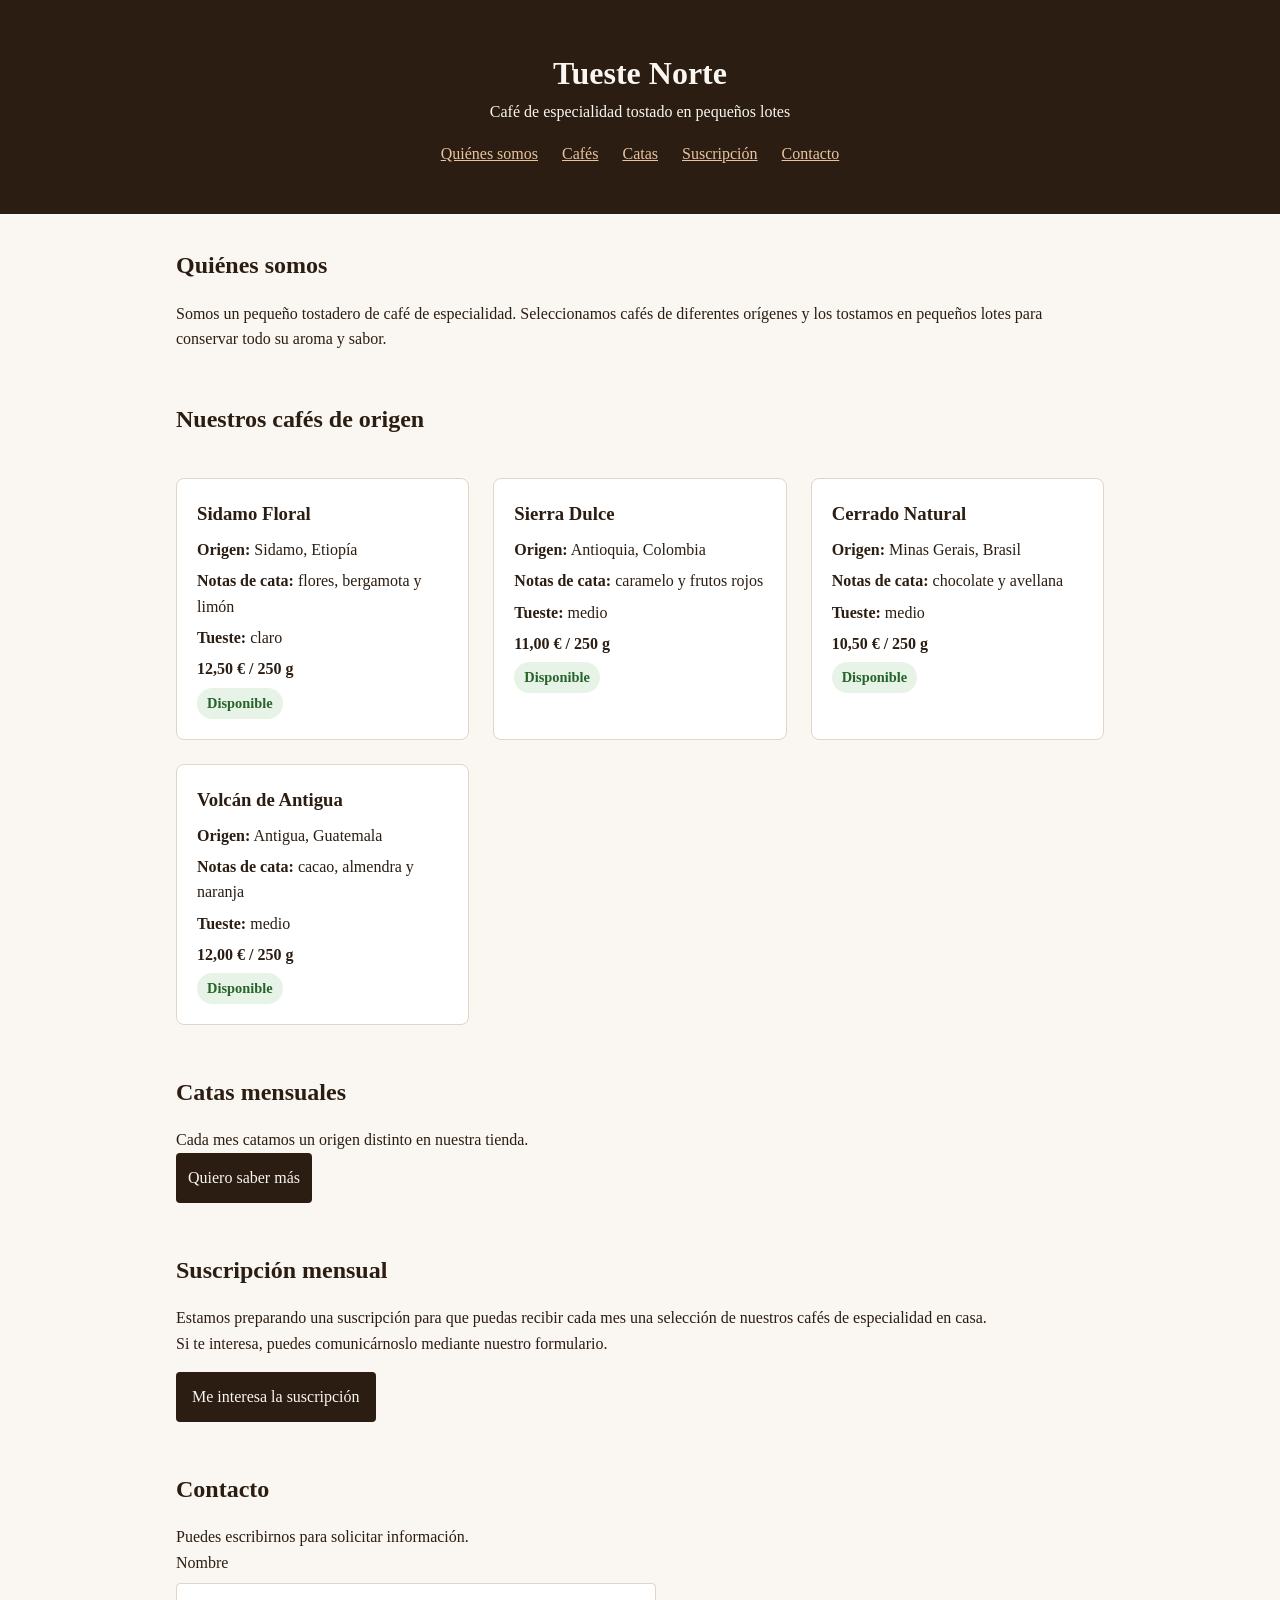
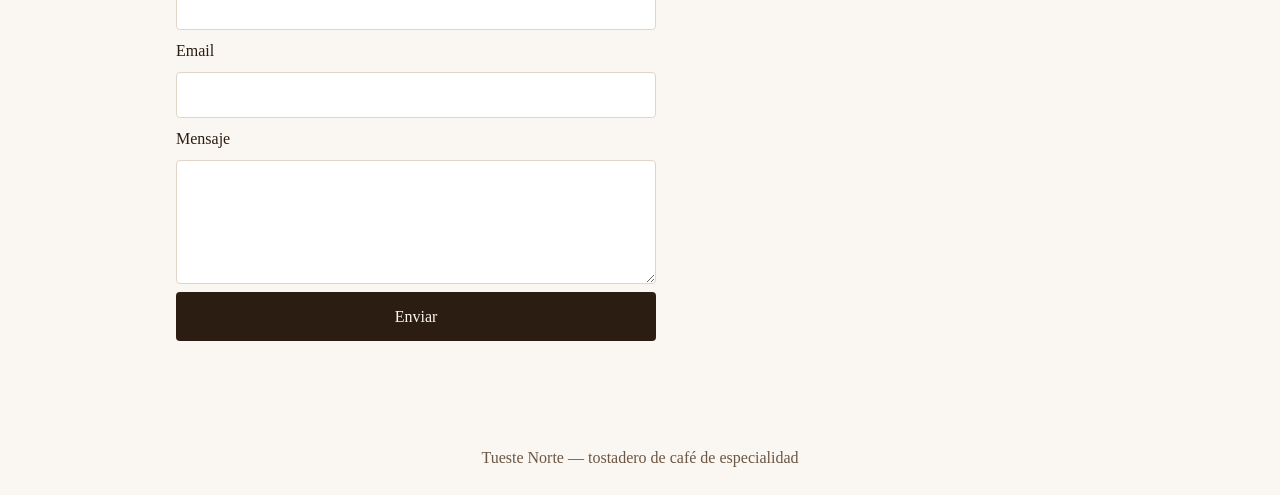
<file: index.html>
<!DOCTYPE html>
<html lang="es">

<head>
    <meta charset="UTF-8">
    <meta name="viewport" content="width=device-width, initial-scale=1.0">
    <title>Tueste Norte — Café de especialidad</title>
    <link rel="stylesheet" href="estilos.css">
</head>

<body>
    <header class="cabecera">
        <h1>Tueste Norte</h1>
        <p>Café de especialidad tostado en pequeños lotes</p>

        <nav>
            <a href="#nosotros">Quiénes somos</a>
            <a href="#cafes">Cafés</a>
            <a href="#catas">Catas</a>
            <a href="#suscripcion">Suscripción</a>
            <a href="#contacto">Contacto</a>
        </nav>
    </header>
    <main>
        <section id="nosotros">
            <h2>Quiénes somos</h2>
            <p>
                Somos un pequeño tostadero de café de especialidad. Seleccionamos
                cafés de diferentes orígenes y los tostamos en pequeños lotes para
                conservar todo su aroma y sabor.
            </p>
        </section>
        <section id="cafes">
            <h2>Nuestros cafés de origen</h2>

            <article class="cafe">
                <h3>Sidamo Floral</h3>
                <p><strong>Origen:</strong> Sidamo, Etiopía</p>
                <p><strong>Notas de cata:</strong> flores, bergamota y limón</p>
                <p><strong>Tueste:</strong> claro</p>
                <p class="precio">12,50 € / 250 g</p>
                <p class="disponibilidad">Disponible</p>
            </article>

            <article class="cafe">
                <h3>Sierra Dulce</h3>
                <p><strong>Origen:</strong> Antioquia, Colombia</p>
                <p><strong>Notas de cata:</strong> caramelo y frutos rojos</p>
                <p><strong>Tueste:</strong> medio</p>
                <p class="precio">11,00 € / 250 g</p>
                <p class="disponibilidad">Disponible</p>
            </article>

            <article class="cafe">
                <h3>Cerrado Natural</h3>
                <p><strong>Origen:</strong> Minas Gerais, Brasil</p>
                <p><strong>Notas de cata:</strong> chocolate y avellana</p>
                <p><strong>Tueste:</strong> medio</p>
                <p class="precio">10,50 € / 250 g</p>
                <p class="disponibilidad">Disponible</p>
            </article>

            <article class="cafe">
                <h3>Volcán de Antigua</h3>
                <p><strong>Origen:</strong> Antigua, Guatemala</p>
                <p><strong>Notas de cata:</strong> cacao, almendra y naranja</p>
                <p><strong>Tueste:</strong> medio</p>
                <p class="precio">12,00 € / 250 g</p>
                <p class="disponibilidad">Disponible</p>
            </article>
        </section>

        <section id="catas">
            <h2>Catas mensuales</h2>
            <p>Cada mes catamos un origen distinto en nuestra tienda.</p>

            <button id="btn-catas" type="button">Quiero saber más</button>

            <p id="info-catas" hidden>
                Apúntate desde el formulario de contacto y te avisamos de la próxima cata.
            </p>
        </section>

        <section id="suscripcion">
            <h2>Suscripción mensual</h2>
            <p>
                Estamos preparando una suscripción para que puedas recibir cada mes
                una selección de nuestros cafés de especialidad en casa.
            </p>
            <p>
                Si te interesa, puedes comunicárnoslo mediante nuestro formulario.
            </p>
            <a href="#contacto">Me interesa la suscripción</a>
        </section>

        <section id="contacto">
            <h2>Contacto</h2>
            <p>Puedes escribirnos para solicitar información.</p>

            <form action="contacto.php" method="post">
                <label for="nombre">Nombre</label>
                <input type="text" id="nombre" name="nombre" required>

                <label for="email">Email</label>
                <input type="email" id="email" name="email" required>

                <label for="mensaje">Mensaje</label>
                <textarea id="mensaje" name="mensaje" rows="4" required></textarea>

                <button type="submit">Enviar</button>
            </form>
        </section>
    </main>
    <footer>
        <p>Tueste Norte — tostadero de café de especialidad</p>
    </footer>

    <script src="app.js"></script>
</body>

</html>
</file>
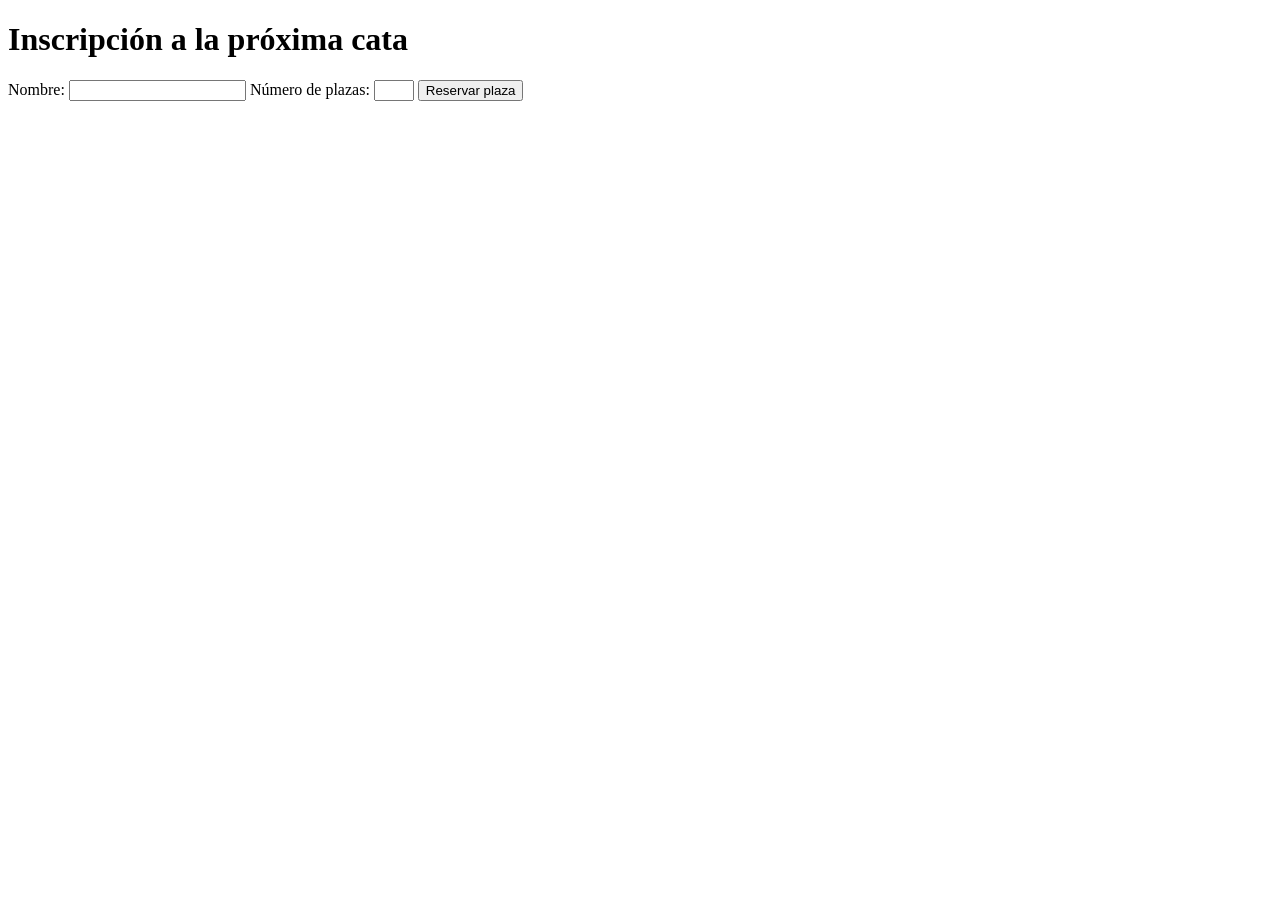
<file: cata.html>
<!DOCTYPE html>
<html lang="es">

<head>
    <meta charset="UTF-8">
    <meta name="viewport" content="width=device-width, initial-scale=1.0">
    <title>Inscripción a la cata</title>
</head>

<body>
    <main>
        <h1>Inscripción a la próxima cata</h1>

        <form action="cata.php" method="post">
            <label for="nombre">Nombre:</label>
            <input type="text" id="nombre" name="nombre" required>

            <label for="plazas">Número de plazas:</label>
            <input type="number" id="plazas" name="plazas" min="1" max="4" step="1" required>

            <button type="submit">Reservar plaza</button>
        </form>
    </main>
</body>

</html>
</file>
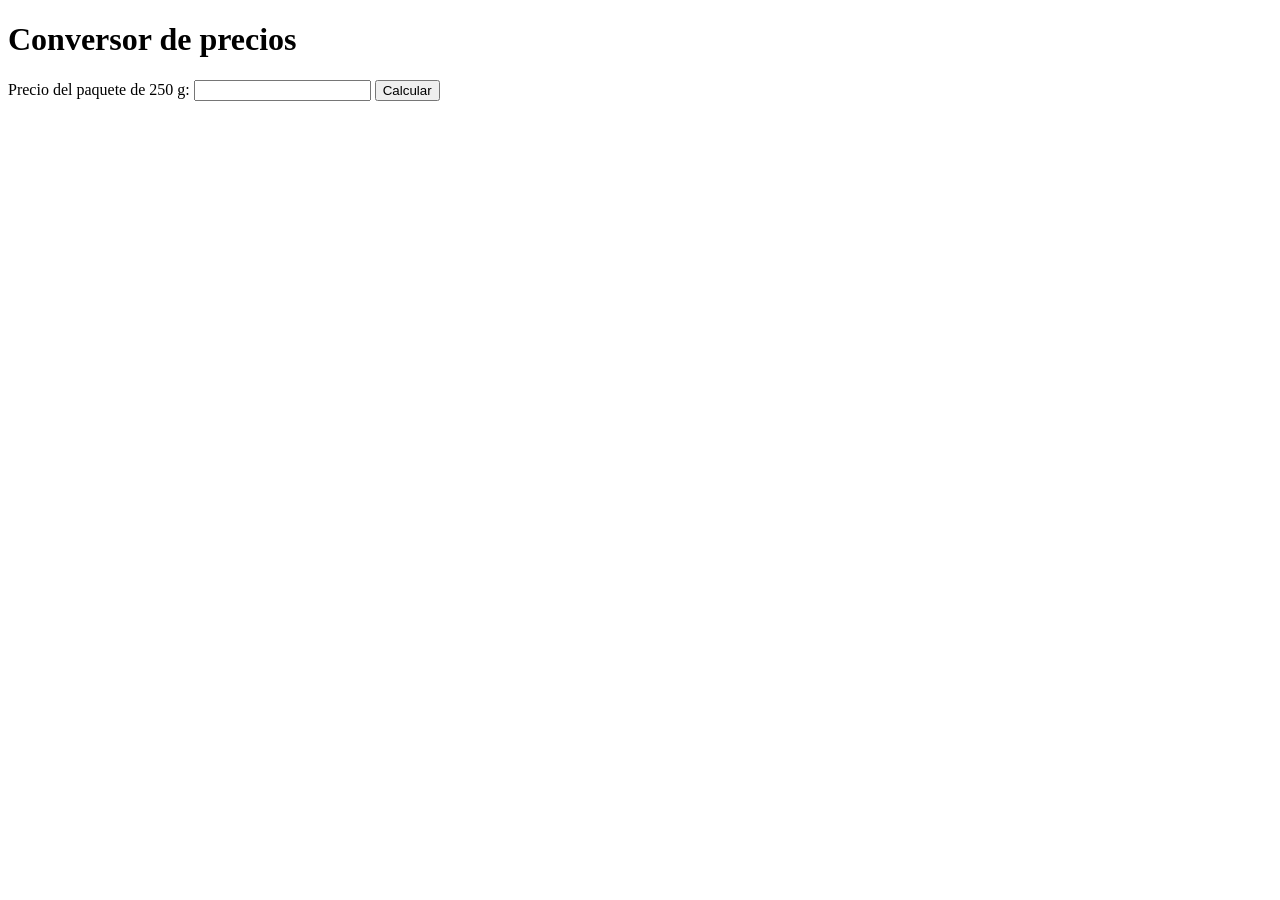
<file: conversor.html>
<!DOCTYPE html>
<html lang="es">

<head>
    <meta charset="UTF-8">
    <meta name="viewport" content="width=device-width, initial-scale=1.0">
    <title>Conversor de precios</title>
</head>

<body>
    <main>
        <h1>Conversor de precios</h1>

        <label for="precio">Precio del paquete de 250 g:</label>
        <input type="number" id="precio" step="0.01" min="0">

        <button type="button" id="calcular">Calcular</button>

        <p id="resultado"></p>
    </main>

    <script src="conversor.js"></script>
</body>

</html>
</file>
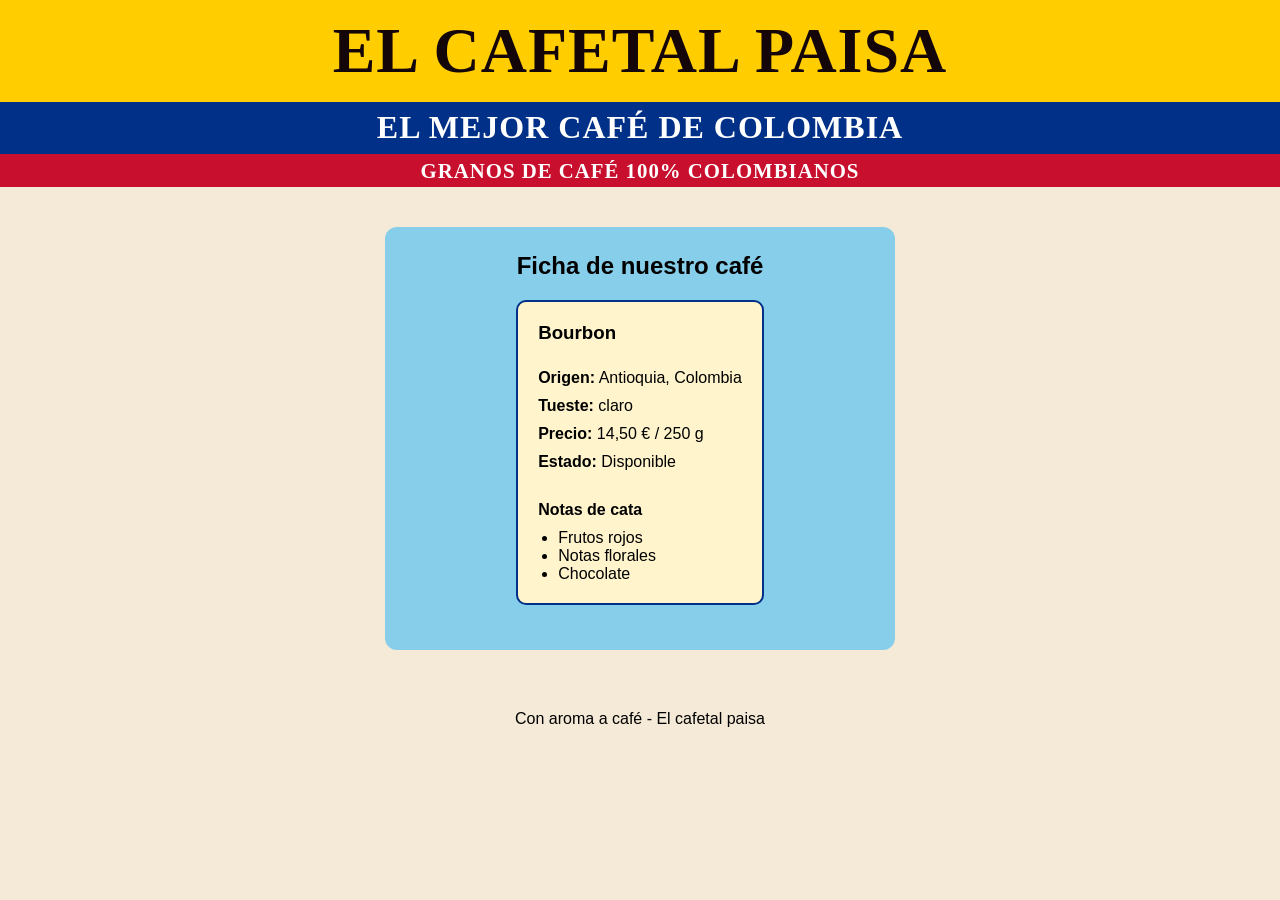
<file: ficha-cata.html>
<!DOCTYPE html>
<html lang="es">

<head>
    <meta charset="UTF-8">
    <meta name="viewport" content="width=device-width, initial-scale=1.0">
    <title>Con aroma a café</title>
    <link rel="stylesheet" href="ficha-cata.css">
</head>

<body>
    <header class="cabecera">
        <h1 class="amarillo">El cafetal paisa</h1>
        <p class="azul">El mejor café de Colombia</p>
        <p class="rojo">Granos de café 100% colombianos</p>
    </header>

    <main>
        <section class="ficha" id="cafes">
            <h2 class="titulo-seccion">Ficha de nuestro café</h2>

            <article class="cafe">
                <h3>Bourbon</h3>

                <p class="dato"><strong>Origen:</strong> Antioquia, Colombia</p>
                <p class="dato"><strong>Tueste:</strong> claro</p>
                <p class="dato"><strong>Precio:</strong> 14,50 € / 250 g</p>
                <p class="dato"><strong>Estado:</strong> Disponible</p>

                <h4>Notas de cata</h4>

                <ul>
                    <li>Frutos rojos</li>
                    <li>Notas florales</li>
                    <li>Chocolate</li>
                </ul>
            </article>
        </section>
    </main>

    <footer>
        <p class="pie-pagina">Con aroma a café - El cafetal paisa</p>
    </footer>
</body>

</html>
</file>
<file: estilos.css>
/* Reinicio básico */
* {
    margin: 0;
    padding: 0;
    box-sizing: border-box;
}

/* Estilos generales de la página */
body {
    font-family: Georgia, "Times New Roman", serif;
    color: #2b1d12;
    background-color: #faf6f1;
    line-height: 1.6;
}

/* Cabecera */
.cabecera {
    background-color: #2b1d12;
    color: #faf6f1;
    text-align: center;
    padding: 3rem 1rem;
}

.cabecera nav {
    display: flex;
    justify-content: center;
    flex-wrap: wrap;
    gap: 1.5rem;
    margin-top: 1rem;
}

.cabecera a {
    color: #e8c39e;
}

/* Contenido principal */
main {
    max-width: 960px;
    margin: 0 auto;
    padding: 2rem 1rem;
}

section {
    margin-bottom: 3rem;
}

section h2 {
    margin-bottom: 1rem;
}

/* Catálogo de cafés */
#cafes {
    display: grid;
    grid-template-columns: repeat(auto-fit, minmax(220px, 1fr));
    gap: 1.5rem;
}

#cafes h2 {
    grid-column: 1 / -1;
}

.cafe {
    background-color: #ffffff;
    border: 1px solid #e0d5c8;
    border-radius: 8px;
    padding: 1.25rem;
}

.cafe h3 {
    margin-bottom: 0.5rem;
}

.cafe p+p {
    margin-top: 0.35rem;
}

.precio {
    font-weight: bold;
    margin-top: 0.5rem;
}

.disponibilidad {
    display: inline-block;
    margin: 8px 0 0;
    padding: 4px 10px;
    background-color: #e7f3e7;
    color: #27632a;
    border-radius: 999px;
    font-size: 0.9rem;
    font-weight: bold;
}

/* Suscripción */
#suscripcion a {
    display: inline-block;
    margin-top: 1rem;
    padding: 0.75rem 1rem;
    border-radius: 4px;
    background-color: #2b1d12;
    color: #faf6f1;
    text-decoration: none;
}

#suscripcion a:hover {
    background-color: #4a3421;
}

/* Formulario */
form {
    display: flex;
    flex-direction: column;
    gap: 0.5rem;
    max-width: 480px;
}

input,
textarea {
    padding: 0.6rem;
    border: 1px solid #e0d5c8;
    border-radius: 4px;
    font: inherit;
}

button {
    padding: 0.75rem;
    border: none;
    border-radius: 4px;
    background-color: #2b1d12;
    color: #faf6f1;
    font: inherit;
    cursor: pointer;
}

button:hover {
    background-color: #4a3421;
}

/* Pie de página */
footer {
    text-align: center;
    padding: 1.5rem;
    color: #6b5744;
}

/* Diseño para móviles */
@media (max-width: 600px) {
    .cabecera {
        padding: 2rem 1rem;
    }

    .cabecera nav {
        flex-direction: column;
        gap: 0.5rem;
    }

    main {
        padding: 1.5rem 1rem;
    }
}
</file>
<file: ficha-cata.css>
* {
    margin: 0;
    padding: 0;
    box-sizing: border-box;
}

body {
    background-color: #f4ead7;
    font-family: Arial, sans-serif;
}

.cabecera {
    text-transform: uppercase;
    font-family: "Comic Sans MS", cursive;
    font-weight: bold;
    text-align: center;
    line-height: 1.6;
    letter-spacing: 1px;
}

.amarillo {
    color: #140508;
    background-color: #ffcd00;
    font-size: 4rem;
}

.azul {
    color: #ffffff;
    background-color: #003087;
    font-size: 2rem;
}

.rojo {
    color: #ffffff;
    background-color: #c8102e;
    font-size: 1.3rem;
}

main {
    max-width: 550px;
    margin: 40px auto;
    padding: 0 20px;
}

.ficha {
    background-color: #87ceeb;
    padding: 25px 20px;
    border-radius: 12px;
}

.titulo-seccion {
    text-align: center;
    margin-bottom: 20px;
}

.cafe {
    border: 2px solid #003087;
    border-radius: 10px;
    padding: 20px;
    width: fit-content;
    max-width: 90%;
    margin: 20px auto;
    background-color: #fff4cc;
}

.dato {
    margin: 10px 0;
}

.cafe h3 {
    margin-top: 0px;
    margin-bottom: 25px;
}

.cafe h4 {
    margin-top: 30px;
    margin-bottom: 10px;
}

.cafe ul {
    padding-left: 20px;
}

.pie-pagina {
    text-align: center;
    margin-top: 40px;
    padding: 20px;
}
</file>
